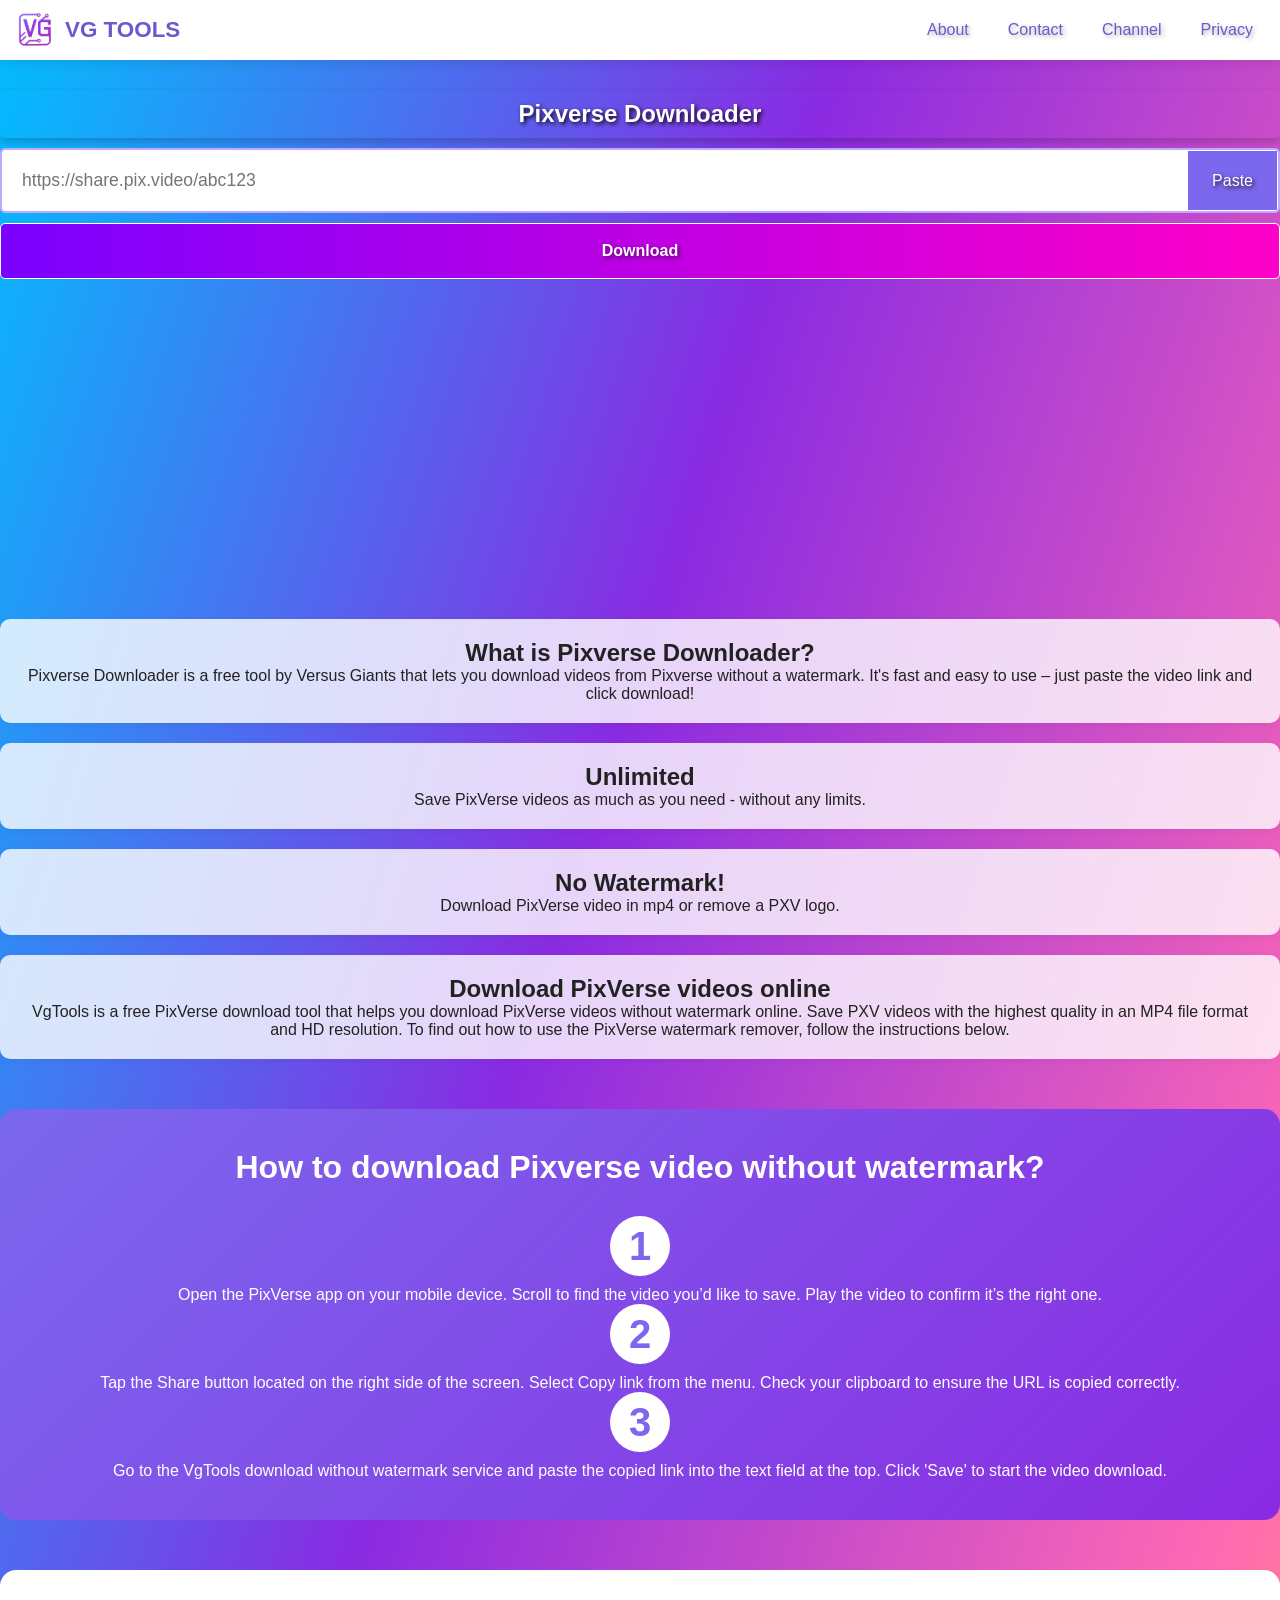
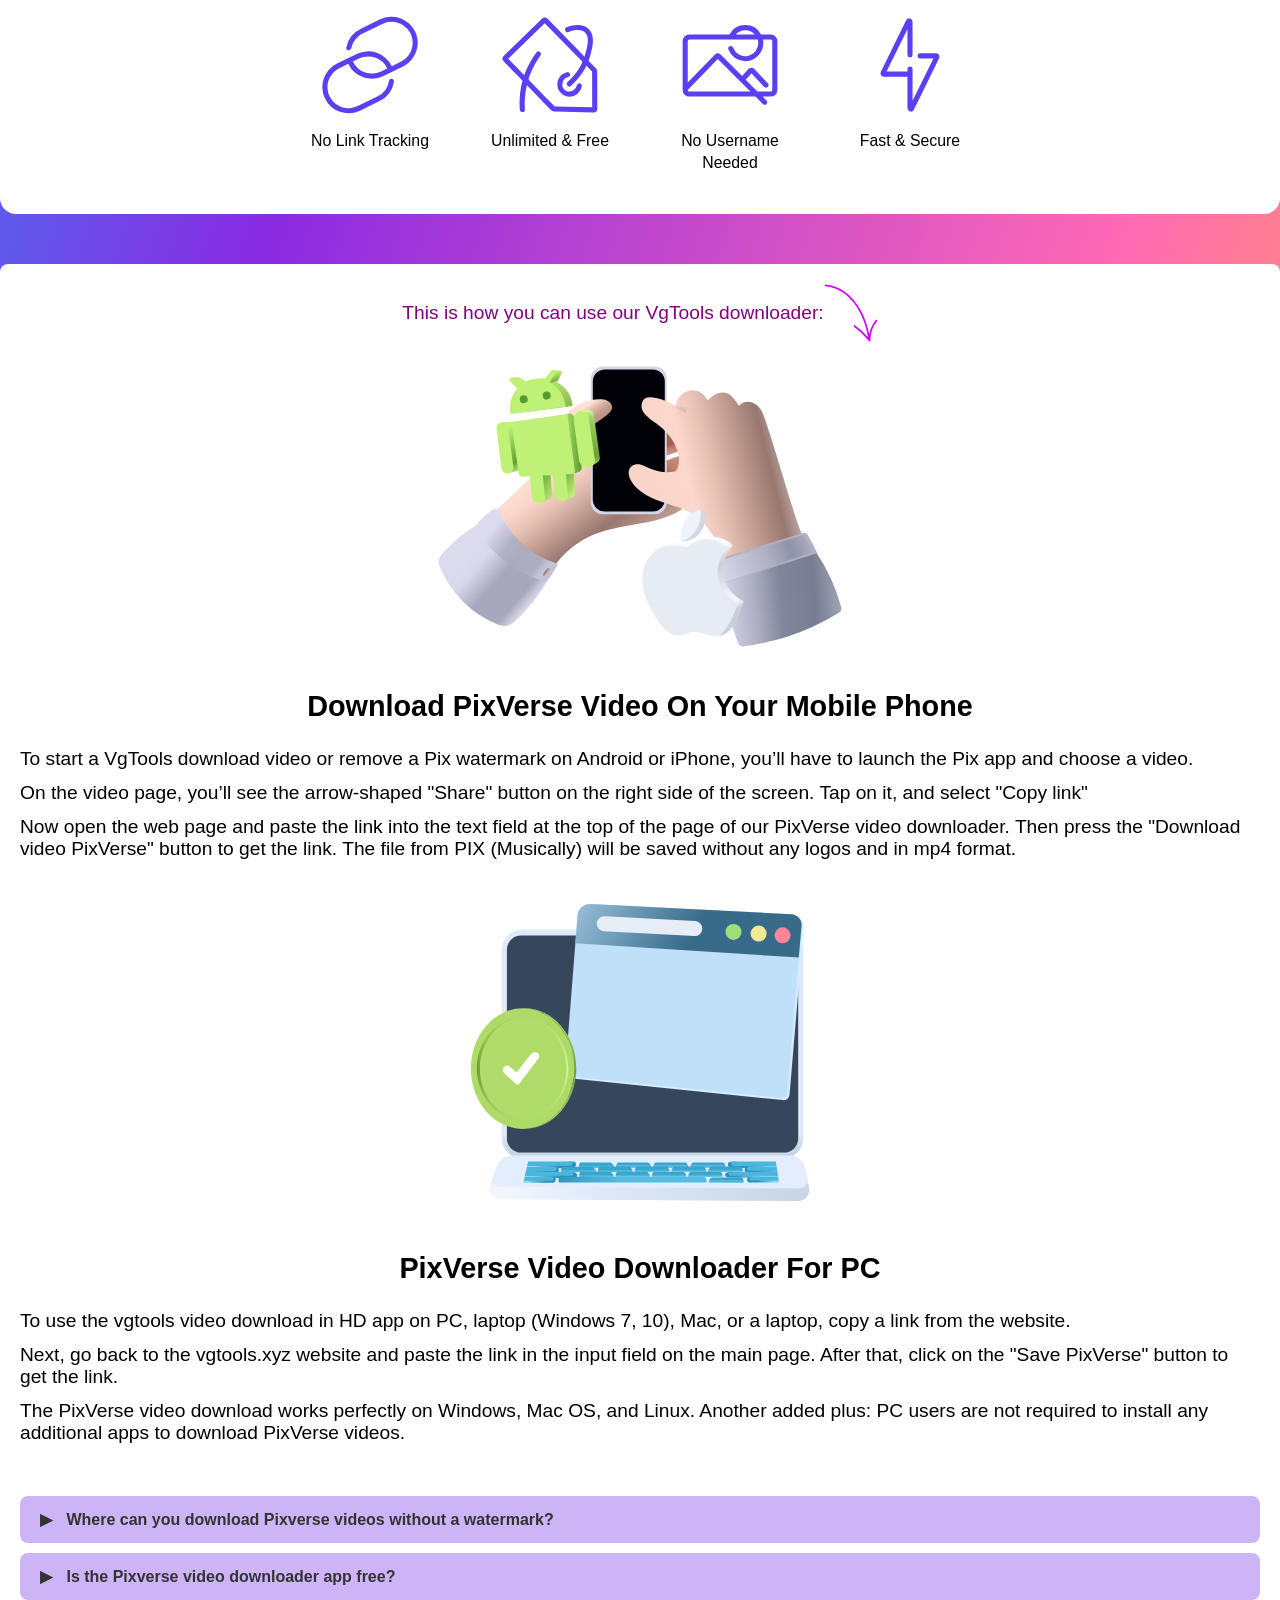
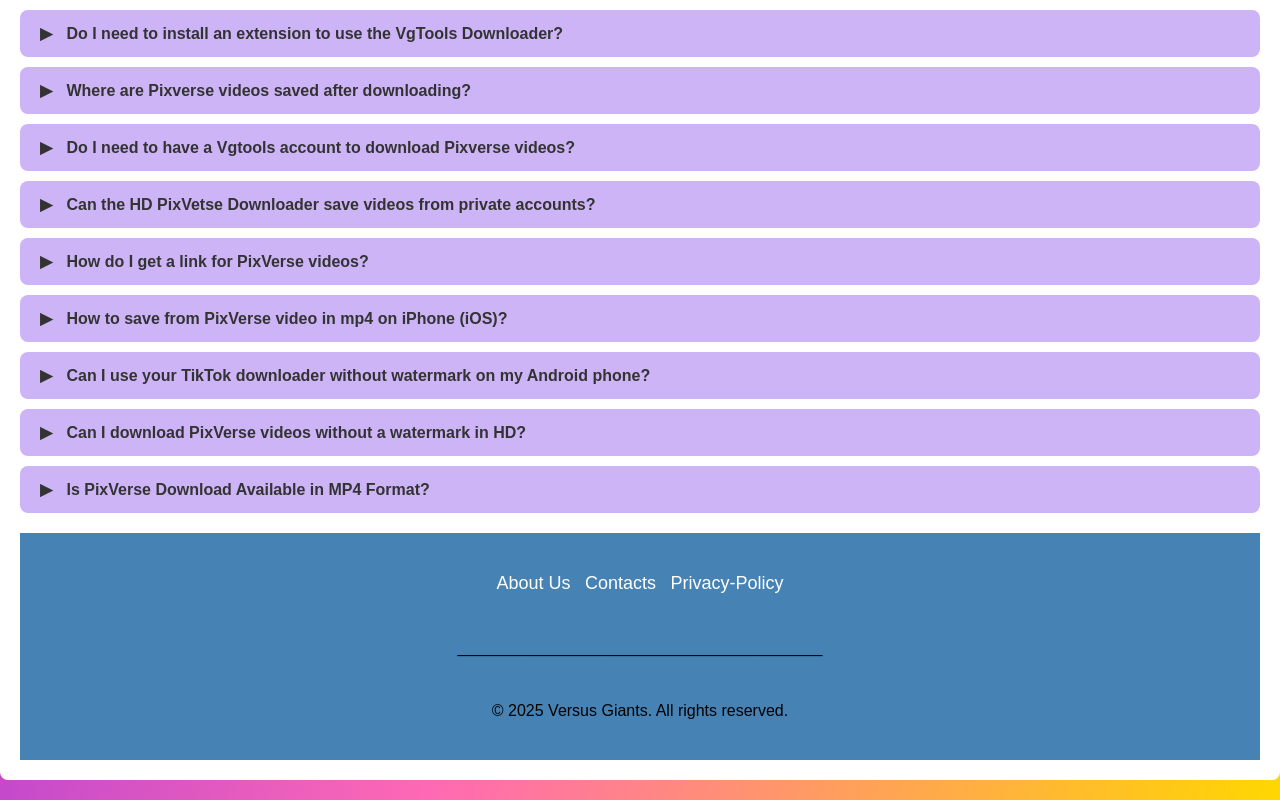
<file: index.html>
<!DOCTYPE html>
<html lang="en">
<head>
  <meta charset="UTF-8" />
  <meta name="viewport" content="width=device-width, initial-scale=1.0"/>

<!-- Script Google AdSense -->
  <script async src="https://pagead2.googlesyndication.com/pagead/js/adsbygoogle.js?client=ca-pub-6047225879376736"
      crossorigin="anonymous"></script>

<!-- Favicon dasar -->
<link rel="icon" type="image/png" sizes="32x32" href="favicon-32x32.png">
<link rel="icon" type="image/png" sizes="16x16" href="favicon-16x16.png">

<!-- Untuk Apple devices -->
<link rel="apple-touch-icon" sizes="180x180" href="apple-touch-icon.png">

<!-- Untuk browser modern (rekomendasi) -->
<link rel="shortcut icon" href="favicon.ico" type="image/x-icon">

  <title>PixVerse Downloader</title>
  <link rel="stylesheet" href="style.css"/>
</head>
<body>
  <header class="navbar">
    <div class="left-nav">
      <img src="images/logo.png" alt="VG Logo" class="logo-img"/>
      <div class="logo">VG TOOLS</div>
    </div>
      <div class="menu-toggle" onclick="toggleMenu()">☰</div>
    <div class="menu" id="navMenu">
      <a href="about.html" data-i18n="menu.about">About</a>
      <a href="contact.html" data-i18n="menu.contact">Contact</a>
      <a href="channel.html" data-i18n="menu.channel">Channel</a>
      <a href="privacy.html"
data-i18n="menu.privacy">Privacy</a>
    </div>
  </header>

<main>
  <h1 data-i18n="title" style="text-align:center;">PixVerse Downloader</h1>

<div class="input-group animate-slide">
    <input type="text" id="linkInput" placeholder="https://share.pix.video/abc123" />
    <button onclick="pasteLink()" data-i18n="btn.paste">Paste</button>
</div>
  <button class="download-btn animate-fade" onclick="startDownload()" data-i18n="btn.download">Download</button>

  <!-- Description Blok dipisahkan rapi -->
  <div class="description-block">
    <h2>What is Pixverse Downloader?</h2>
    <p>Pixverse Downloader is a free tool by Versus Giants that lets you download videos from Pixverse without a watermark. It's fast and easy to use – just paste the video link and click download!</p>
  </div>

  <div class="description-block">
    <h2>Unlimited</h2>
    <p>Save PixVerse videos as much as you need - without any limits.</p>
  </div>

  <div class="description-block">
    <h2>No Watermark!</h2>
    <p>Download PixVerse video in mp4 or remove a PXV logo.</p>
  </div>

  <div class="description-block">
    <h2>Download PixVerse videos online</h2>
    <p>VgTools is a free PixVerse download tool that helps you download PixVerse videos without watermark online. Save PXV videos with the highest quality in an MP4 file format and HD resolution. To find out how to use the PixVerse watermark remover, follow the instructions below.</p>
  </div>
</main>


    <!-- FAQ Accordion -->
<!-- How-to Section -->
<section class="howto-section steps"> <!-- Ditambahkan kelas 'steps' -->
  <h2 class="howto-title">How to download Pixverse video without watermark?</h2>
  <div class="howto-steps">
    <div class="step">
      <div class="step-number">1</div>
      <p>Open the PixVerse app on your mobile device. Scroll to find the video you’d like to save. Play the video to confirm it’s the right one.</p>
    </div>
    <div class="step">
      <div class="step-number">2</div>
      <p>Tap the Share button located on the right side of the screen. Select Copy link from the menu. Check your clipboard to ensure the URL is copied correctly.</p>
    </div>
    <div class="step">
      <div class="step-number">3</div>
      <p>Go to the VgTools download without watermark service and paste the copied link into the text field at the top. Click 'Save' to start the video download.</p>
    </div>
  </div>
</section>

<section class="howto-section icons">
    <div class="howto-icons">
        <div class="icon-info">
            <img src="images/link.svg" alt="Link Icon" loading="lazy" />  
            <p class="icon-text">No Link Tracking</p>
        </div>
        
        <div class="icon-info">
            <img src="images/price.svg" alt="Unlimited Icon" height="110" width="110" loading="lazy" />
            <p>Unlimited & Free</p>
        </div>
        
        <div class="icon-info">
            <img src="images/images-gallery.svg" alt="User Icon" height="110" width="110" loading="lazy" />
            <p>No Username Needed</p>
        </div>
        
        <div class="icon-info">
            <img src="images/images-power.svg" alt="Fast Icon" height="110" width="110" loading="lazy" />
            <p>Fast & Secure</p>
        </div>
    </div>
</section>

<!-- Kode yang ingin Anda tambahkan -->
<div class="main__content">
    <div class="main__content__container">
        <div class="info-arrow">
            This is how you can use our VgTools downloader:                                                                    <img src="images/infoarrow.svg" alt="" width="54">
        </div>
    </div>

 <div class="main__content__container u-m-bottom d-flex">
    <div class="d-flex align-items-center text--image">
        <div class="flex-1 image__wrapper">
            <img src="images/download.svg" loading="lazy" width="416" height="289" alt="PixVerse downloader for Android">
        </div>
    </div>
    <div class="u-smaller-text flex-1 align-items-center text text--text">
        <h3>Download PixVerse video on your mobile phone</h3>
        <p>To start a VgTools download video or remove a Pix watermark on Android or iPhone, you’ll have to launch the Pix app and choose a video.</p>
        <p>On the video page, you’ll see the arrow-shaped "Share" button on the right side of the screen. Tap on it, and select "Copy link"</p>
        <p>Now open the web page and paste the link into the text field at the top of the page of our PixVerse video downloader. Then press the "Download video PixVerse" button to get the link. The file from PIX (Musically) will be saved without any logos and in mp4 format.</p>
    </div>
</div>

<div class="main__content__container u-m-bottom d-flex">
    <div class="d-flex align-items-center text--image">
        <div class="flex-1 image__wrapper">
            <img src="images/video.svg" loading="lazy" width="368" height="321" alt="download PixVerse video on PC">
        </div>
    </div>
    <div class="u-smaller-text flex-1 align-items-center text text--text">
        <h3>PixVerse video downloader for PC</h3>
        <p>To use the vgtools video download in HD app on PC, laptop (Windows 7, 10), Mac, or a laptop, copy a link from the website.</p>
        <p>Next, go back to the vgtools.xyz website and paste the link in the input field on the main page. After that, click on the "Save PixVerse" button to get the link.</p>
        <p>The PixVerse video download works perfectly on Windows, Mac OS, and Linux. Another added plus: PC users are not required to install any additional apps to download PixVerse videos.</p>
    </div>
</div>

    <div class="faq-section">
      <input type="checkbox" class="faq-drawer" id="faq-0" hidden>
      <label class="faq-drawer__title accordion" for="faq-0"><span class="arrow">▶</span> Where can you download Pixverse videos without a watermark?</label>
      <div class="faq-drawer__content">When you save a Pixverse HD MP4, the file will be stored in your browser’s default download folder.</div>

      <input type="checkbox" class="faq-drawer" id="faq-1" hidden>
      <label class="faq-drawer__title accordion" for="faq-1"><span class="arrow">▶</span> Is the Pixverse video downloader app free?</label>
      <div class="faq-drawer__content">Pixverse video MP4 downloads are 100% free. Ads help keep the service running.
</div>

      <input type="checkbox" class="faq-drawer" id="faq-2" hidden>
      <label class="faq-drawer__title accordion" for="faq-2"><span class="arrow">▶</span> Do I need to install an extension to use the VgTools Downloader?</label>
      <div class="faq-drawer__content">Absolutely not. To start VgTools video download and remove the Pixverse watermark online, all you need is a link. Paste it into the input field and select the appropriate format for conversion. Our vgtools pixverse video downloader and watermark remover app will do the rest.
</div>

     <input type="checkbox" class="faq-drawer" id="faq-3" hidden>
      <label class="faq-drawer__title accordion" for="faq-3"><span class="arrow">▶</span> Where are Pixverse videos saved after downloading?</label>
      <div class="faq-drawer__content">When you save from Pixverse videos without a watermark, they are typically saved to your browser’s default download location. You can change the destination folder in your browser settings.</div>

      <input type="checkbox" class="faq-drawer" id="faq-4" hidden>
      <label class="faq-drawer__title accordion" for="faq-4"><span class="arrow">▶</span> Do I need to have a Vgtools account to download Pixverse videos?</label>
      <div class="faq-drawer__content">No, you do not need a Vgtools account. You can save PixVerse videos without a watermark using just a link. Paste it into the input field at the top of the page and click 'Download.' Our PixVerse downloader will remove the watermark, and the video will be ready in seconds.</div>

      <input type="checkbox" class="faq-drawer" id="faq-5" hidden>
      <label class="faq-drawer__title accordion" for="faq-5"><span class="arrow">▶</span> Can the HD PixVetse Downloader save videos from private accounts?</label>
      <div class="faq-drawer__content">Our PixVerse downloader without watermark website can neither access the content of private accounts nor save the Tik Tok videos without watermarks from there. The account must be set on public, for videos to be saved.</div>

      <input type="checkbox" class="faq-drawer" id="faq-6" hidden>
      <label class="faq-drawer__title accordion" for="faq-6"><span class="arrow">▶</span> How do I get a link for PixVerse videos?</label>
      <div class="faq-drawer__content">Open the PixVerse app and select the video you’d like to save. Click "Share" and then "Copy Link". Your PixVerse download video URL will be ready on your clipboard.</div>
      
      <input type="checkbox" class="faq-drawer" id="faq-7" hidden>
      <label class="faq-drawer__title accordion" for="faq-7"><span class="arrow">▶</span> How to save from PixVerse video in mp4 on iPhone (iOS)?</label>
      <div class="faq-drawer__content">Due to Apple's Privacy Policy, you cannot download pixverse without watermark videos to your iPhone starting from iOS 12 and below. An iOS update to the latest version is needed to use Safari and launch the Pixverse video download process and convert PixVerse to mp4.</div>
      
      <input type="checkbox" class="faq-drawer" id="faq-8" hidden>
      <label class="faq-drawer__title accordion" for="faq-8"><span class="arrow">▶</span> Can I use your TikTok downloader without watermark on my Android phone?</label>
      <div class="faq-drawer__content">Yes, you can use vgtools to download PixVerse on Android phone with our PixVerse watermark remover website. Our pixverse downloader service is 100 % free, fast and constantly updated.</div>
      
      <input type="checkbox" class="faq-drawer" id="faq-9" hidden>
      <label class="faq-drawer__title accordion" for="faq-9"><span class="arrow">▶</span> Can I download PixVerse videos without a watermark in HD?</label>
      <div class="faq-drawer__content">Yes! vgtools.xyz offers the highest resolution PixVerse video downloads without watermarks. If a Full HD or higher resolution video is available, you’ll receive a link to save high-quality PixVerse videos without watermarks. You can also download photos using our free PixVerse watermark remover.</div>
      
    <input type="checkbox" class="faq-drawer" id="faq-10" hidden>
    <label class="faq-drawer__title accordion" for="faq-10"><span class="arrow">▶</span> Is PixVerse Download Available in MP4 Format?</label>
    <div class="faq-drawer__content">
      Yes, with vgtools.xyz, Pix Verse video download is available in MP4 format. Use our vgtools downloader without watermark to save videos in HD quality.
    </div>
  </div> <!-- Penutup .faq-section -->

  <script src="script.js"></script>

<footer class="footer">
  <div class="footer-inner">
    <div class="footer-links">
      <a href="about.html">About Us</a>
      <a href="contact.html">Contacts</a>
      <a href="privacy.html">Privacy-Policy</a>
    </div>
    <p class="footer-copy">_________________________________________</p>
    <p class="footer-copy">© 2025 Versus Giants. All rights reserved.</p>
  </div>
</footer>
<script>
  const icons = document.querySelectorAll('.icon-info');

  const observer = new IntersectionObserver((entries) => {
    entries.forEach(entry => {
      if (entry.isIntersecting) {
        entry.target.classList.add('animate');
        observer.unobserve(entry.target); // satu kali animasi
      }
    });
  }, {
    threshold: 0.3
  });

  icons.forEach(icon => observer.observe(icon));
</script>

</body>
</html>
</file>
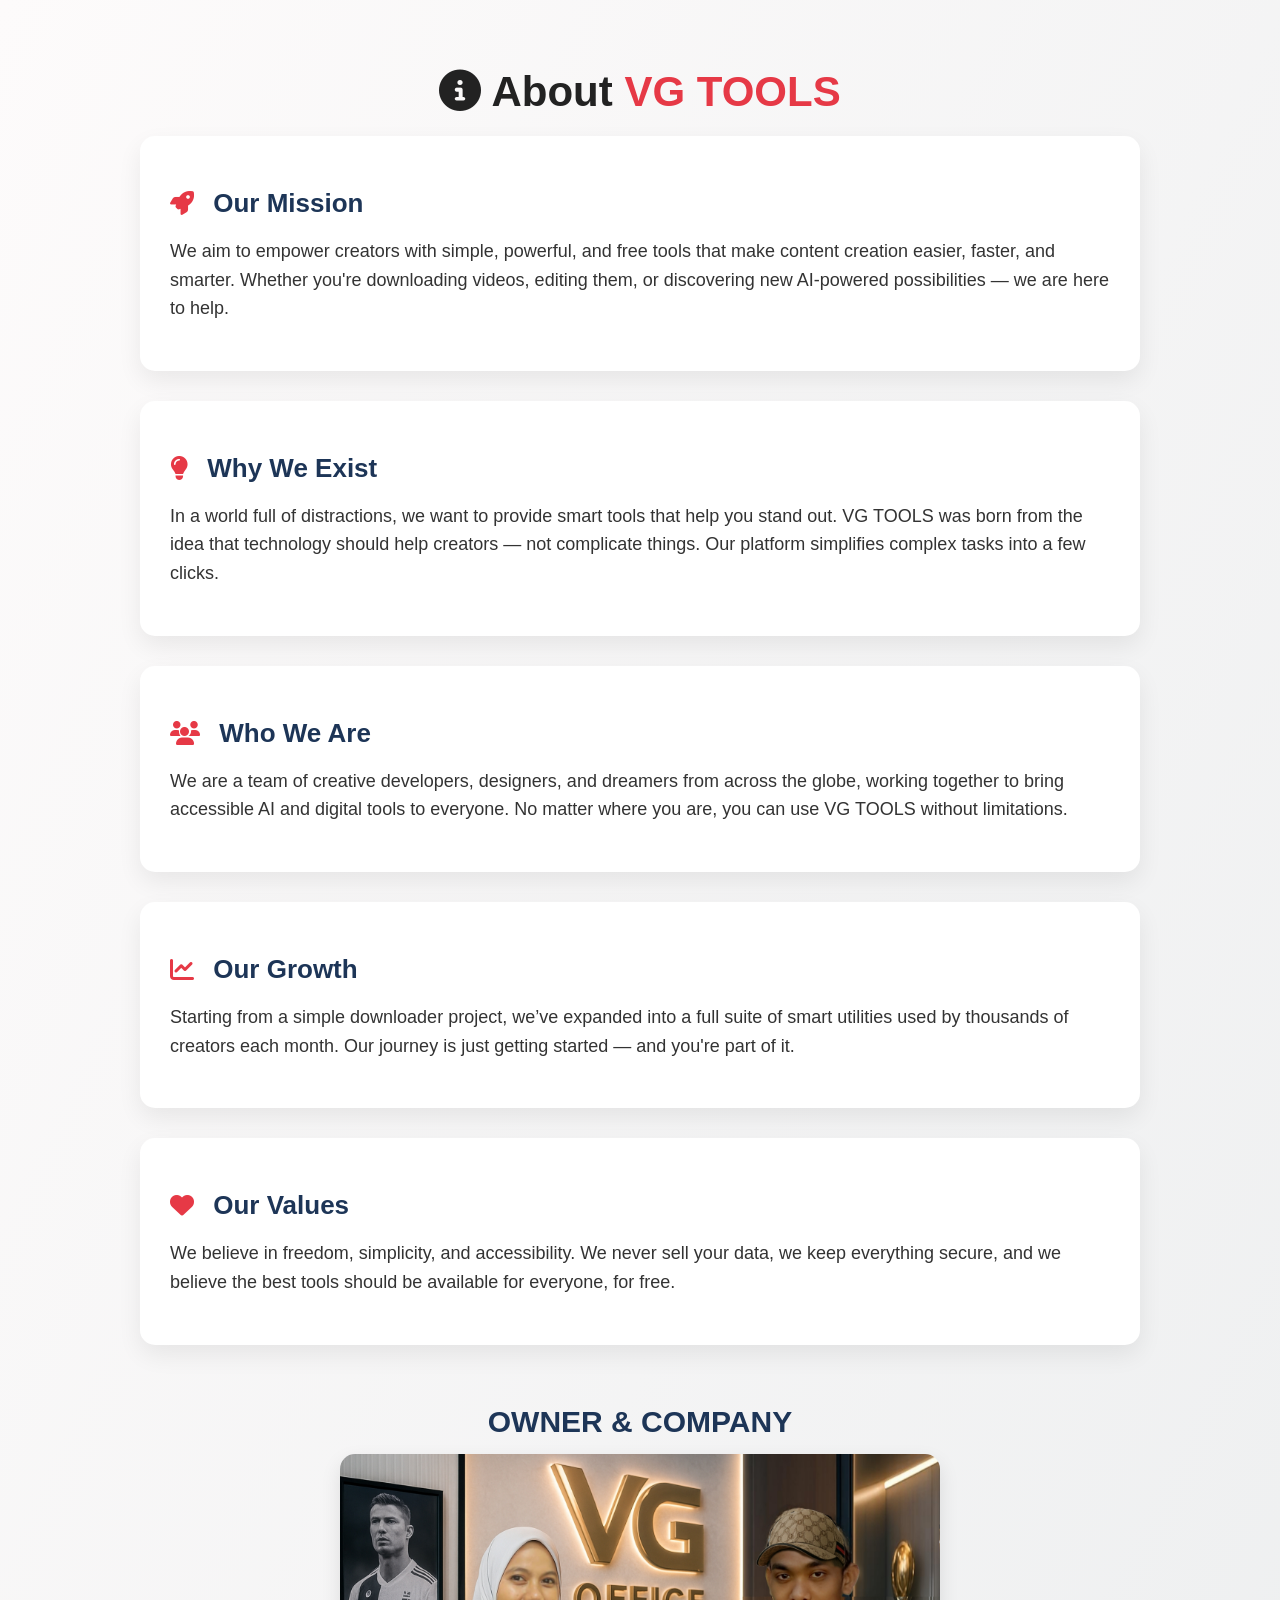
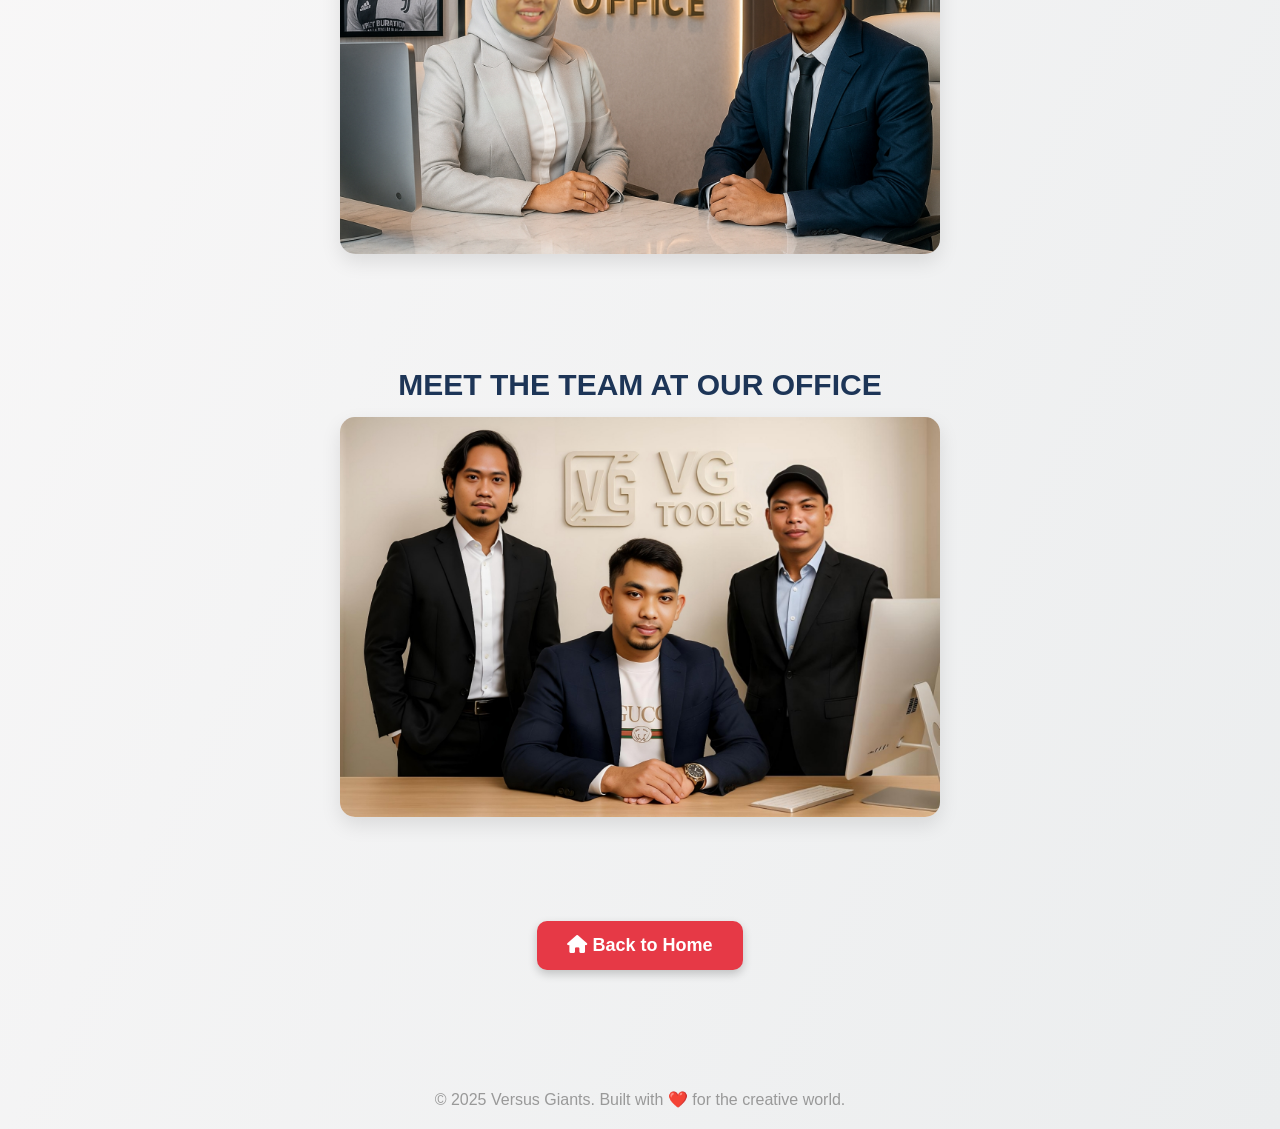
<file: about.html>
<!DOCTYPE html>
<html lang="en">
<head>
  <meta charset="UTF-8" />
  <meta name="viewport" content="width=device-width, initial-scale=1.0"/>
  <title>About Us</title>
  <link href="https://cdnjs.cloudflare.com/ajax/libs/font-awesome/6.5.0/css/all.min.css" rel="stylesheet">
  <style>
    body {
      margin: 0;
      padding: 0;
      font-family: 'Segoe UI', sans-serif;
      background: linear-gradient(to bottom right, #fdfbfb, #ebedee);
      color: #333;
      overflow-x: hidden;
    }

    .container {
      max-width: 1000px;
      margin: 0 auto;
      padding: 40px 20px;
    }

    h1 {
      font-size: 42px;
      text-align: center;
      color: #222;
      margin-bottom: 20px;
      animation: fadeInDown 1.2s ease;
    }

    .highlight {
      color: #e63946;
      font-weight: bold;
    }

    .section {
      background: #fff;
      padding: 30px;
      margin-bottom: 30px;
      border-radius: 15px;
      box-shadow: 0 10px 25px rgba(0, 0, 0, 0.07);
      animation: fadeInUp 1.5s ease;
      animation-fill-mode: both;
    }

    .section:nth-child(odd) {
      animation-delay: 0.3s;
    }

    .section:nth-child(even) {
      animation-delay: 0.6s;
    }

    .section i {
      font-size: 24px;
      color: #e63946;
      margin-right: 12px;
    }

    h2 {
      font-size: 26px;
      margin-bottom: 10px;
      color: #1d3557;
    }

    p {
      font-size: 18px;
      line-height: 1.6;
    }

    .home-button {
      display: block;
      width: fit-content;
      margin: 50px auto 20px;
      padding: 14px 30px;
      background-color: #e63946;
      color: #fff;
      font-size: 18px;
      font-weight: bold;
      border: none;
      border-radius: 10px;
      text-decoration: none;
      box-shadow: 0 4px 10px rgba(0, 0, 0, 0.2);
      transition: 0.3s;
    }

    .home-button:hover {
      transform: scale(1.05);
      background-color: #d62828;
    }

    footer {
      text-align: center;
      margin-top: 40px;
      padding: 20px;
      color: #999;
    }

    .image-section {
      text-align: center;
      margin-top: 60px;
      animation: fadeInUp 1s ease-in-out;
    }

    .image-section h2 {
      font-size: 30px;
      color: #1d3557;
      margin-bottom: 15px;
    }

    .image-section img {
      width: 90%;
      max-width: 600px;
      border-radius: 15px;
      box-shadow: 0 8px 20px rgba(0, 0, 0, 0.1);
      margin-bottom: 50px;
      transition: transform 0.3s ease;
    }

    .image-section img:hover {
      transform: scale(1.02);
    }

    @keyframes fadeInUp {
      from {
        opacity: 0;
        transform: translateY(30px);
      }
      to {
        opacity: 1;
        transform: translateY(0);
      }
    }

    @keyframes fadeInDown {
      from {
        opacity: 0;
        transform: translateY(-30px);
      }
      to {
        opacity: 1;
        transform: translateY(0);
      }
    }
  </style>
</head>
<body>

  <div class="container">
    <h1><i class="fas fa-info-circle"></i> About <span class="highlight">VG TOOLS</span></h1>

    <div class="section">
      <h2><i class="fas fa-rocket"></i> Our Mission</h2>
      <p>We aim to empower creators with simple, powerful, and free tools that make content creation easier, faster, and smarter. Whether you're downloading videos, editing them, or discovering new AI-powered possibilities — we are here to help.</p>
    </div>

    <div class="section">
      <h2><i class="fas fa-lightbulb"></i> Why We Exist</h2>
      <p>In a world full of distractions, we want to provide smart tools that help you stand out. VG TOOLS was born from the idea that technology should help creators — not complicate things. Our platform simplifies complex tasks into a few clicks.</p>
    </div>

    <div class="section">
      <h2><i class="fas fa-users"></i> Who We Are</h2>
      <p>We are a team of creative developers, designers, and dreamers from across the globe, working together to bring accessible AI and digital tools to everyone. No matter where you are, you can use VG TOOLS without limitations.</p>
    </div>

    <div class="section">
      <h2><i class="fas fa-chart-line"></i> Our Growth</h2>
      <p>Starting from a simple downloader project, we’ve expanded into a full suite of smart utilities used by thousands of creators each month. Our journey is just getting started — and you're part of it.</p>
    </div>

    <div class="section">
      <h2><i class="fas fa-heart"></i> Our Values</h2>
      <p>We believe in freedom, simplicity, and accessibility. We never sell your data, we keep everything secure, and we believe the best tools should be available for everyone, for free.</p>
    </div>

    <div class="image-section">
      <h2>OWNER & COMPANY</h2>
      <img src="images/gambar1.png" alt="Owner Profile">
    </div>

    <div class="image-section">
      <h2>MEET THE TEAM AT OUR OFFICE</h2>
      <img src="images/gambar2.png" alt="Team in Office">
    </div>

    <a href="index.html" class="home-button"><i class="fas fa-home"></i> Back to Home</a>
  </div>

  <footer>
    &copy; 2025 Versus Giants. Built with ❤️ for the creative world.
  </footer>

</body>
</html>
</file>
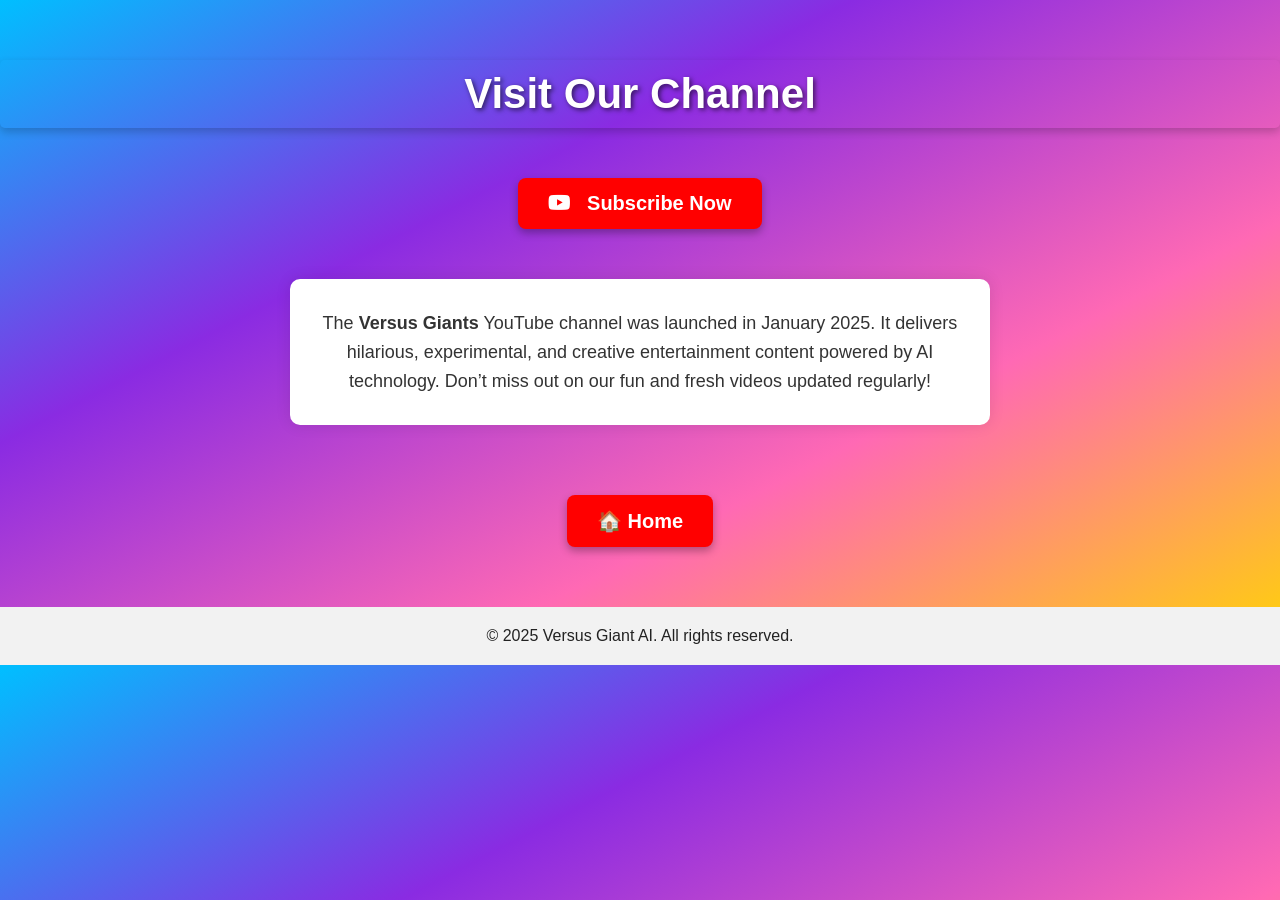
<file: channel.html>
<!DOCTYPE html>
<html lang="en">
<head>
  <meta charset="UTF-8" />
  <meta name="viewport" content="width=device-width, initial-scale=1.0"/>
  <title>Channel</title>
  <link rel="stylesheet" href="style.css"/>
  <link href="https://cdnjs.cloudflare.com/ajax/libs/font-awesome/6.5.0/css/all.min.css" rel="stylesheet">
  <style>
    body {
      font-family: Arial, sans-serif;
      background-color: #fff;
      color: #222;
    }

    h1.wave {
      font-size: 42px;
      font-weight: bold;
      text-align: center;
      margin-top: 60px;
      animation: wave 2s infinite ease-in-out;
      color: white;
      text-shadow: 2px 2px 5px rgba(0,0,0,0.6);
    }

    @keyframes wave {
      0%   { transform: scale(1); text-shadow: 2px 2px 5px rgba(0,0,0,0.6); }
      50%  { transform: scale(1.05); text-shadow: 3px 3px 7px rgba(0,0,0,0.7); }
      100% { transform: scale(1); text-shadow: 2px 2px 5px rgba(0,0,0,0.6); }
    }

    .centered {
      text-align: center;
      margin-top: 30px;
    }

    .red-button, .home-button {
      display: inline-block;
      margin-top: 20px;
      padding: 14px 30px;
      font-size: 20px;
      font-weight: bold;
      color: white;
      background-color: red;
      text-decoration: none;
      border-radius: 8px;
      box-shadow: 0 4px 8px rgba(0,0,0,0.3);
      transition: transform 0.2s;
    }

    .red-button:hover, .home-button:hover {
      transform: scale(1.05);
    }

    .red-button i {
      margin-right: 10px;
    }

    .description-block {
      max-width: 700px;
      margin: 50px auto;
      background-color: #ffffff;
      padding: 30px;
      border-radius: 10px;
      box-shadow: 0 0 15px rgba(0,0,0,0.1);
      font-size: 18px;
      line-height: 1.6;
      color: #333;
    }

    footer {
      text-align: center;
      margin-top: 60px;
      padding: 20px;
      background-color: #f2f2f2;
    }
  </style>
</head>
<body>

  <main>
    <h1 class="wave">Visit Our Channel</h1>

    <div class="centered">
      <a href="https://youtube.com/@versusgiants" target="_blank" class="red-button">
        <i class="fab fa-youtube"></i> Subscribe Now
      </a>
    </div>

    <div class="description-block">
      <p>The <strong>Versus Giants</strong> YouTube channel was launched in January 2025. It delivers hilarious, experimental, and creative entertainment content powered by AI technology. Don’t miss out on our fun and fresh videos updated regularly!</p>
    </div>

    <div class="centered">
      <a href="index.html" class="home-button">🏠 Home</a>
    </div>
  </main>

  <footer>
    <p>&copy; 2025 Versus Giant AI. All rights reserved.</p>
  </footer>

  <script src="script.js"></script>
</body>
</html>
</file>
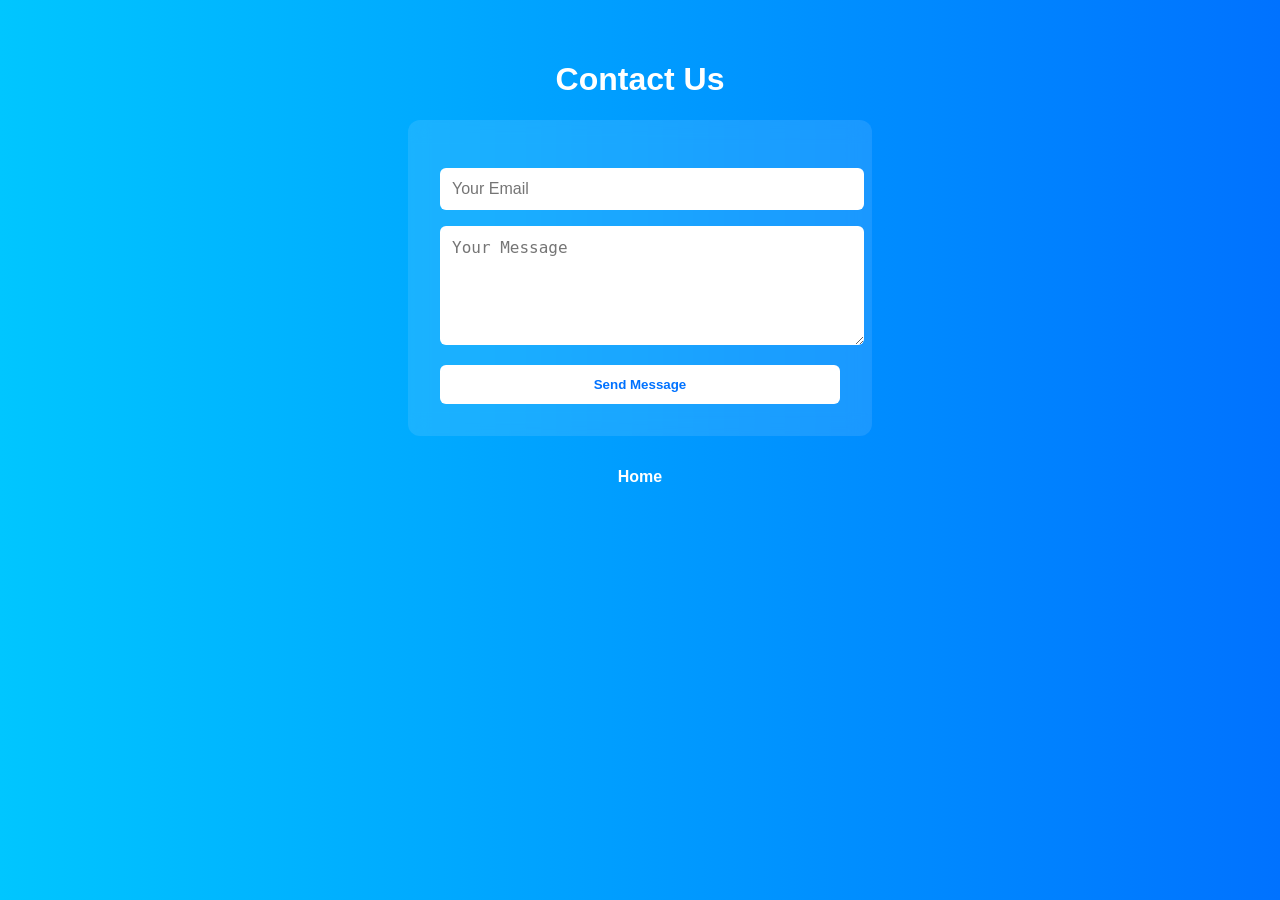
<file: contact.html>
<!DOCTYPE html>
<html lang="en">
<head>
  <meta charset="UTF-8" />
  <meta name="viewport" content="width=device-width, initial-scale=1.0" />
  <title>Contact Us - VG TOOLS</title>
  <style>
    body {
      font-family: 'Segoe UI', sans-serif;
      background: linear-gradient(to right, #00c6ff, #0072ff);
      color: white;
      padding: 2rem;
      display: flex;
      justify-content: center;
      align-items: center;
      flex-direction: column;
    }
    form {
      background: rgba(255,255,255,0.1);
      padding: 2rem;
      border-radius: 12px;
      backdrop-filter: blur(10px);
      width: 100%;
      max-width: 400px;
    }
    input, textarea {
      width: 100%;
      padding: 0.75rem;
      margin-top: 1rem;
      border: none;
      border-radius: 6px;
      font-size: 1rem;
    }
    button {
      margin-top: 1rem;
      background: white;
      color: #0072ff;
      font-weight: bold;
      padding: 0.75rem;
      width: 100%;
      border: none;
      border-radius: 6px;
      cursor: pointer;
    }
    a {
      color: white;
      text-decoration: none;
      margin-top: 2rem;
      display: inline-block;
      font-weight: bold;
    }
  </style>
</head>
<body>
  <h1>Contact Us</h1>
  <form action="https://formspree.io/f/mrbkvzpj" method="POST">
    <input type="email" name="email" placeholder="Your Email" required />
    <textarea name="message" rows="5" placeholder="Your Message" required></textarea>
    <button type="submit">Send Message</button>
  </form>
  <a href="https://vgtools.xyz">Home</a>
</body>
</html>
</file>
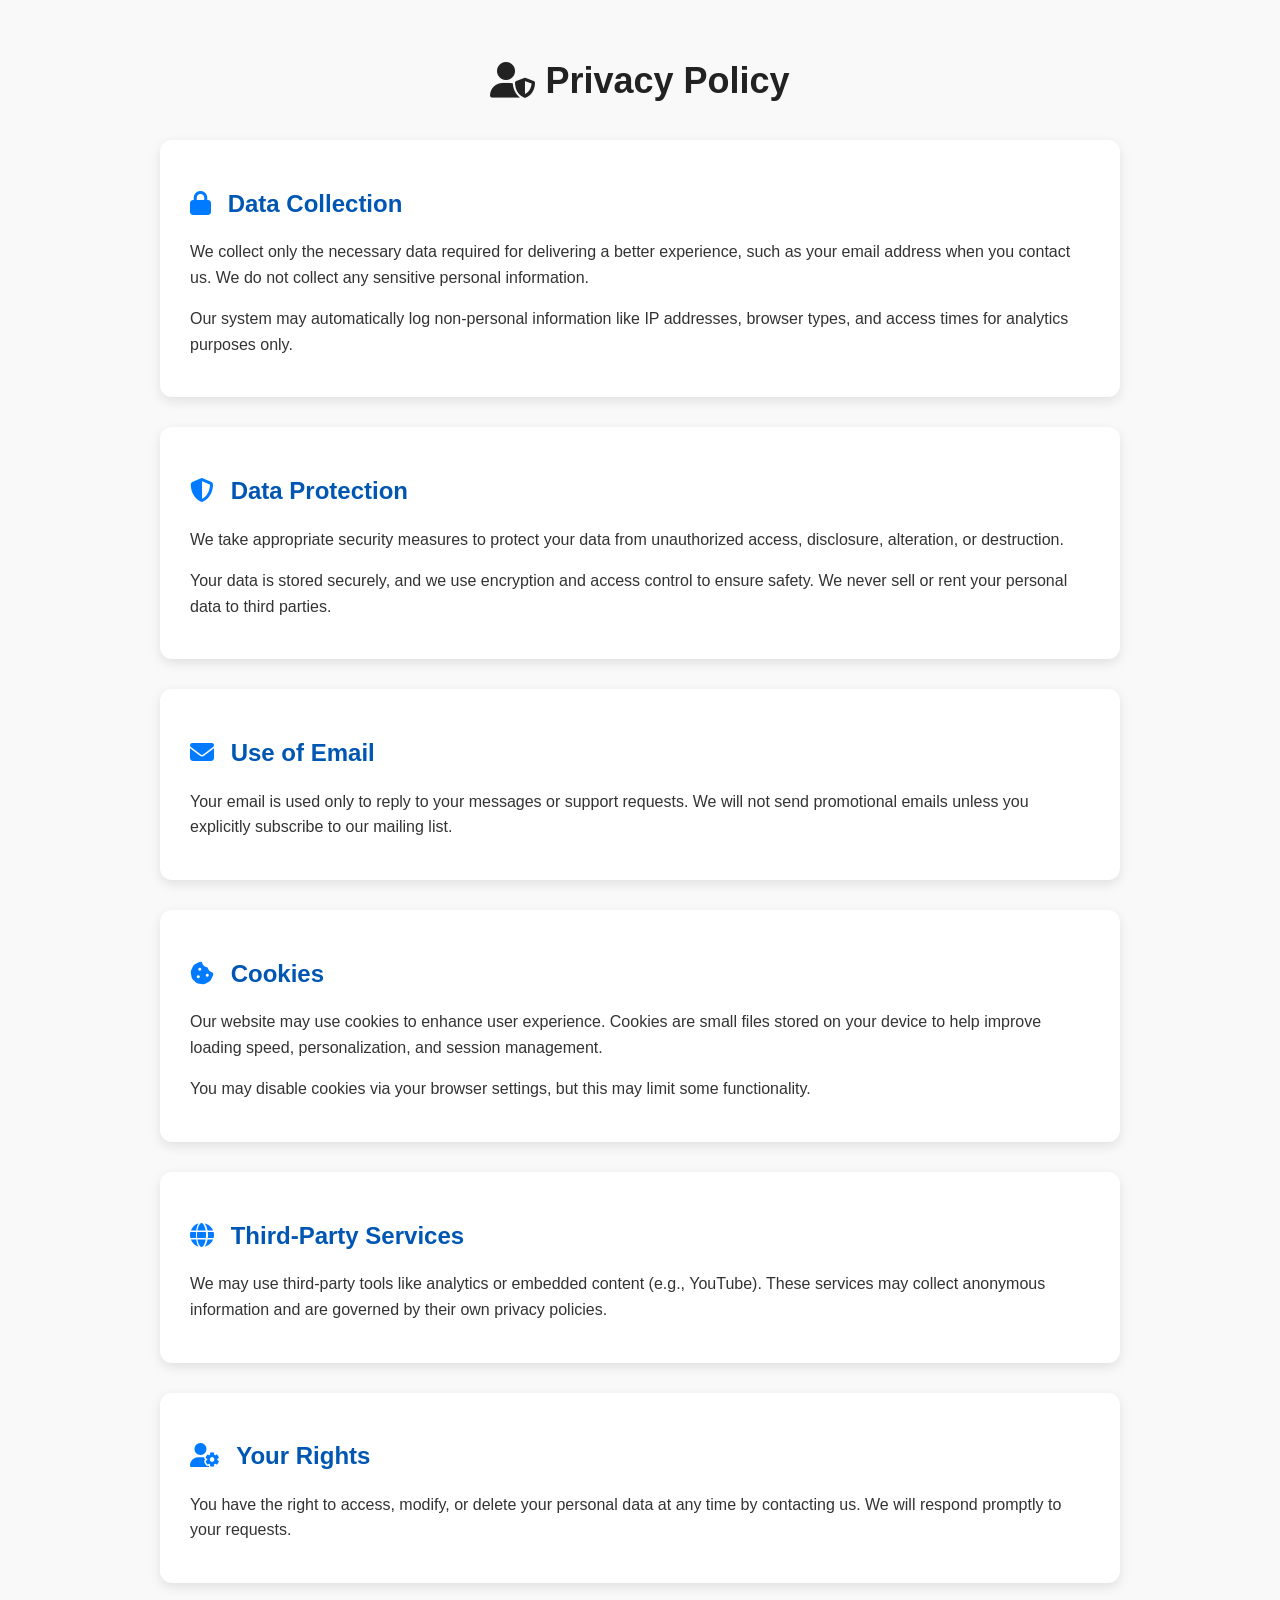
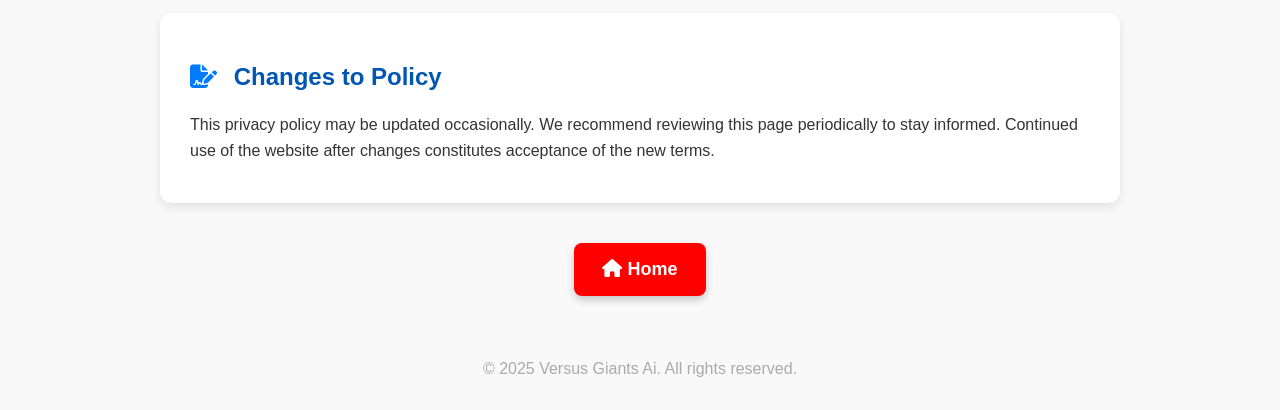
<file: privacy.html>
<!DOCTYPE html>
<html lang="en">
<head>
  <meta charset="UTF-8" />
  <meta name="viewport" content="width=device-width, initial-scale=1.0"/>
  <title>Privacy Policy</title>
  <link href="https://cdnjs.cloudflare.com/ajax/libs/font-awesome/6.5.0/css/all.min.css" rel="stylesheet">
  <style>
    body {
      font-family: Arial, sans-serif;
      background: #f9f9f9;
      color: #333;
      line-height: 1.6;
      padding: 20px;
    }

    h1 {
      text-align: center;
      font-size: 36px;
      color: #222;
    }

    .section {
      background: #fff;
      margin: 30px auto;
      padding: 25px 30px;
      max-width: 900px;
      border-radius: 12px;
      box-shadow: 0 4px 12px rgba(0,0,0,0.1);
    }

    .section i {
      margin-right: 10px;
      color: #007BFF;
    }

    h2 {
      font-size: 24px;
      margin-bottom: 10px;
      color: #0056b3;
    }

    p {
      margin-bottom: 15px;
    }

    .home-button {
      display: block;
      width: fit-content;
      margin: 40px auto 0;
      padding: 12px 28px;
      background-color: red;
      color: #fff;
      font-size: 18px;
      font-weight: bold;
      border: none;
      border-radius: 8px;
      text-decoration: none;
      box-shadow: 0 4px 8px rgba(0,0,0,0.2);
      transition: 0.2s;
    }

    .home-button:hover {
      transform: scale(1.05);
      background-color: #cc0000;
    }

    footer {
      text-align: center;
      margin-top: 60px;
      color: #aaa;
    }
  </style>
</head>
<body>

  <h1><i class="fas fa-user-shield"></i> Privacy Policy</h1>

  <div class="section">
    <h2><i class="fas fa-lock"></i> Data Collection</h2>
    <p>We collect only the necessary data required for delivering a better experience, such as your email address when you contact us. We do not collect any sensitive personal information.</p>
    <p>Our system may automatically log non-personal information like IP addresses, browser types, and access times for analytics purposes only.</p>
  </div>

  <div class="section">
    <h2><i class="fas fa-shield-alt"></i> Data Protection</h2>
    <p>We take appropriate security measures to protect your data from unauthorized access, disclosure, alteration, or destruction.</p>
    <p>Your data is stored securely, and we use encryption and access control to ensure safety. We never sell or rent your personal data to third parties.</p>
  </div>

  <div class="section">
    <h2><i class="fas fa-envelope"></i> Use of Email</h2>
    <p>Your email is used only to reply to your messages or support requests. We will not send promotional emails unless you explicitly subscribe to our mailing list.</p>
  </div>

  <div class="section">
    <h2><i class="fas fa-cookie-bite"></i> Cookies</h2>
    <p>Our website may use cookies to enhance user experience. Cookies are small files stored on your device to help improve loading speed, personalization, and session management.</p>
    <p>You may disable cookies via your browser settings, but this may limit some functionality.</p>
  </div>

  <div class="section">
    <h2><i class="fas fa-globe"></i> Third-Party Services</h2>
    <p>We may use third-party tools like analytics or embedded content (e.g., YouTube). These services may collect anonymous information and are governed by their own privacy policies.</p>
  </div>

  <div class="section">
    <h2><i class="fas fa-user-cog"></i> Your Rights</h2>
    <p>You have the right to access, modify, or delete your personal data at any time by contacting us. We will respond promptly to your requests.</p>
  </div>

  <div class="section">
    <h2><i class="fas fa-file-signature"></i> Changes to Policy</h2>
    <p>This privacy policy may be updated occasionally. We recommend reviewing this page periodically to stay informed. Continued use of the website after changes constitutes acceptance of the new terms.</p>
  </div>

  <a href="index.html" class="home-button"><i class="fas fa-home"></i> Home</a>

  <footer>
    &copy; 2025 Versus Giants Ai. All rights reserved.
  </footer>

</body>
</html>
</file>
<file: style.css>
/* Global Reset & Base */
* {
  box-sizing: border-box;
  margin: 0;
  padding: 0;
  font-family: 'Segoe UI', sans-serif;
}

body {
  background: linear-gradient(to bottom right, #00bfff, #8a2be2, #ff69b4, #ffd700);
  color: #222;
  margin: 0;
  padding: 0; /* Hapus padding supaya footer bisa full */
}

/* Navbar */
.navbar {
  display: flex;
  justify-content: space-between;
  align-items: center;
  background-color: #fff;
  padding: 10px 15px;
  border-radius: 0;
  box-shadow: 0 4px 12px rgba(0,0,0,0.1);
  margin-bottom: 30px;
  color: #6a5acd;
}

.left-nav {
  display: flex;
  align-items: center;
}

.logo-img {
  width: 40px;
  margin-right: 10px;
}

.logo {
  font-size: 1.4rem;
  font-weight: bold;
}

.menu-toggle {
  font-size: 24px;
  cursor: pointer;
  display: none;
}

/* Navigation Menu */
.menu {
  display: flex;
  gap: 15px;
}

.menu a {
  color: #6a5acd;
  text-decoration: none;
  text-shadow: 2px 2px 4px rgba(0, 0, 0, 0.3);
  padding: 10px 12px;
  border-radius: 6px;
  transition: background 0.3s;
}

.menu a:hover {
  background-color: rgba(255, 255, 255, 0.2);
}

/* Title & Subtitle */
main h1 {
  font-size: 1.5rem;
  color: #fff;
  margin-bottom: 10px;
  padding: 10px; /* Tambahkan padding untuk ruang dalam */
  border-radius: 5px; /* Sudut membulat */
  text-shadow: 2px 2px 4px rgba(0, 0, 0, 0.9); /* Bayangan pada teks */
  box-shadow: 0 4px 8px rgba(0, 0, 0, 0.2); /* Bayangan hitam */
}

.subtitle {
  font-size: 1.1rem;
  margin-bottom: 30px;
  color: #333;
}

.input-group {
  display: flex; /* Memastikan elemen berada dalam satu baris */
  border: 2px solid #c0a8ff; /* Border untuk semua elemen */
  border-radius: 5px; /* Sudut membulat */
  overflow: hidden; /* Memastikan tombol tidak keluar dari batas */
}

.input-group input {
  flex: 1; /* Input mengisi ruang yang ada */
  padding: 20px; /* Padding dalam input */
  border: none; /* Menghilangkan border default */
  font-size: 1.1rem;
}

.input-group button {
  padding: 20px 24px; /* Padding untuk tombol */
  background-color: #7b68ee;
  color: white;
  text-shadow: 2px 2px 4px rgba(0, 0, 0, 0.8);
  border: 1px solid #fff; /* Menghilangkan border default */
  cursor: pointer; /* Menampilkan pointer saat hover */
  transition: background 0.3s;
  font-size: 1rem;
}

.input-group button:hover {
  background-color: #9370db; /* Warna tombol saat hover */
}

/* Download Button */
.download-btn {
  background-color: #6a0dad;
  color: #fff;
  text-shadow: 2px 2px 4px rgba(0, 0, 0, 0.5); /* Bayangan pada teks */
  padding: 20px 24px;
  border: 1px solid #fff;
  border-radius: 0;
  cursor: pointer;
  font-size: 1rem;
  transition: background 0.3s;
  margin-top: 10px;
  margin-bottom: 320px;
}

.download-btn:hover {
  background-color: #8a2be2;
}

/* Text and Descriptions */
.tutor-text {
  margin-top: 10px;
  margin-bottom: 20px;
  font-size: 1rem;
  color: #444;
}

.description-block {
  background-color: rgba(255, 255, 255, 0.8);
  padding: 20px;
  margin: 20px 0;
  border-radius: 10px;
  box-shadow: 0 2px 8px rgba(0,0,0,0.05);
}

.faq-section {
  margin-top: 40px;
}

.faq-drawer__title {
  display: block;
  font-weight: bold;
  background-color: #cdb4f7;
  color: #333;
  padding: 14px 20px;
  margin-top: 10px;
  border-radius: 8px;
  cursor: pointer;
  transition: background 0.3s;
}

.faq-drawer__title:hover {
  background-color: #b296f3;
}

.faq-drawer__content {
  padding: 15px 20px;
  background: #f7f0ff;
  margin-top: 5px;
  border-radius: 8px;
  display: none;
  line-height: 1.6;
}

.faq-drawer:checked + .faq-drawer__title + .faq-drawer__content {
  display: block;
}

.arrow {
  margin-right: 10px;
}

/* Footer Styling - Perbaikan */
.footer {
  width: 100%;
  background-color: #4682B4; /* Warna gelap profesional */
  color: white;
  text-align: center;
  padding: 40px 20px;
  margin: 0;
  margin-top: 20px;
  box-sizing: border-box;
}

.footer-links {
  margin-bottom: 30px;
}

.footer-links a {
  color: #ffffff;
  display: inline;
  text-decoration: none;
  font-size: 18px;
  margin: 5px;
}

.footer-links a:hover {
  color: #00ffff;
  text-decoration: underline;
  transition: all 0.2s ease;
}

.footer-copy {
  font-size: 16px;
  color: #000000;
  margin-top: 45px;
}

/* Responsive */
@media (max-width: 768px) {
  .menu {
    flex-direction: column;
    display: none;
  }
  .menu-toggle {
    display: block;
  }
  .menu.active {
    display: flex;
  }
}
.center-text {
  text-align: center;
}

.description-block h2, .description-block p {
  text-align: center;
}

@media (max-width: 768px) {
  .input-group {
    flex-direction: column;
  }

  .input-group input,
  .input-group button {
    width: 100%;
  }

  .download-btn {
    width: 100%;
  }
}
.howto-section {
  /* Untuk section pertama, kita akan mengubah ini menggunakan kelas spesifik */
  padding: 40px 20px;
  border-radius: 16px;
  margin: 50px 0;
  text-align: center; /* Tetap */
}

.howto-title {
  font-size: 2rem;
  margin-bottom: 30px;
  font-weight: bold;
}

/* Section untuk langkah-langkah dengan background biru dan text putih */
.howto-section.steps {
  background: linear-gradient(135deg, #7b68ee, #8a2be2); /* Gradient biru */
  color: white; /* Teks putih */
}

/* Special styling untuk angka langkah */
.step-number {
  background: white; /* Background putih untuk nomor */
  color: #7b68ee; /* Teks biru untuk nomor */
  font-size: 2.5rem;
  width: 60px;
  height: 60px;
  line-height: 60px;
  border-radius: 50%;
  margin: 0 auto 10px;
  font-weight: bold;
}

/* Kembali ke styling default untuk langkah-langkah */
.step p {
  color: white; /* Teks langkah putih */
  font-size: 1rem;
}

/* Section untuk ikon dengan background putih dan text hitam */
.howto-section.icons {
    background-color: white; /* Background putih */
    color: black; /* Teks hitam */
    padding: 40px 20px; /* Padding untuk section icons */
}

.howto-icons {
    display: flex;
    flex-wrap: wrap; /* Agar elemen bisa membungkus */
    justify-content: center; /* Menyelaraskan secara horizontal */
    gap: 30px; /* Jarak antar icon-info */
}

.icon-info {
    display: flex;
    flex-direction: column;
    align-items: center; 
    width: 150px; /* Lebar ikon info */
    text-align: center; /* Menyelaraskan teks di tengah */
}

.icon-info img {
    width: 110px; /* Ukuran gambar */
    height: 110px; /* Ukuran gambar */
    margin-bottom: 10px; /* Jarak antara gambar dan teks */
}

.icon-info p {
    font-size: 0.99rem; /* Ukuran font untuk teks */
    color: black; /* Teks hitam */
    line-height: 1.4; /* Jarak antar baris untuk teks lebih rapi */
    margin: 0; /* Menghapus margin default */
    padding: 0 10px; /* Padding horizontal untuk teks */
}

.main__content {
    margin: 20px 0; /* Jarak di bagian atas dan bawah konten utama */
    padding: 20px; /* Padding untuk konten utama */
    background-color: #fff; /* Latar belakang putih untuk konten utama */
    border-radius: 8px; /* Membuat sudut konten utama melengkung */
}

/* Container untuk setiap bagian konten */
.main__content__container {
    display: flex;
    flex-direction: column; /* Mengubah arah ke kolom */
    align-items: center; /* Untuk menyelaraskan elemen di tengah secara horizontal */
    margin-bottom: 20px; /* Jarak antara setiap konten */
}

/* Teks dengan judul besar dan warna hitam */
.u-smaller-text {
    font-size: 1rem; /* Ukuran font normal untuk deskripsi */
    color: black; /* Teks berwarna hitam */
}

/* Mengubah ukuran font untuk judul */
.u-smaller-text h3 {
    font-size: 1.8rem; /* Ukuran huruf lebih besar untuk judul */
    text-transform: capitalize; /* Mengubah huruf pertama dari setiap kata menjadi huruf besar */
    margin-bottom: 25px; /* Menghilangkan margin default */
    text-align: center; /* Menengahkan teks */
}

/* Teks deskripsi */
.u-smaller-text p {
    font-size: 1.2rem; /* Ukuran font sedikit lebih besar untuk deskripsi */
    margin-bottom: 12px; /* Menambah jarak antara bait deskripsi */
}

/* Gaya untuk gambar dalam konten */
.image__wrapper {
    margin-bottom: 35px; /* Jarak di bawah gambar */
}

.image__wrapper img {
    max-width: 100%; /* Gambar tidak lebih lebar dari kontainer */
    height: auto; /* Rasio gambar tetap terjaga */
}

/* Gaya untuk info-arrow */
.info-arrow {
    color: #800080; /* Warna ungu */
    font-size: 1.2rem; /* Ukuran font untuk teks arrow */
    display: flex;
    align-items: center; /* Tengah secara vertikal */
}

/* Responsivitas untuk layar kecil */
@media (max-width: 768px) {
    .howto-icons {
        flex-direction: column; /* Mengubah ke kolom pada layar kecil */
        align-items: center; /* Memusatkan konten secara horizontal */
    }
}

/* Menambahkan animasi untuk ikon */
.icon-info:nth-child(1) { animation-delay: 0.1s; }
.icon-info:nth-child(2) { animation-delay: 0.2s; }
.icon-info:nth-child(3) { animation-delay: 0.3s; }
.icon-info:nth-child(4) { animation-delay: 0.4s; }

@keyframes fadeSlideUp {
  to {
    opacity: 1;
    transform: translateY(0);
  }
}
html, body {
  margin: 0;
  padding: 0;
  width: 100%;
}
.input-section {
  text-align: center;
  margin: 40px auto;
  max-width: 400px;
}

.url-input {
  width: 100%;
  padding: 15px;
  font-size: 16px;
  border: none;
  border-radius: 12px;
  margin-bottom: 15px;
  background: #f0f0f0;
}

.paste-btn,
.download-btn {
  width: 100%;
  padding: 18px;
  font-size: 16px;
  border: 1px solid #fff;
  border-radius: 5px;
  margin-top: 10px;
  background: linear-gradient(to right, #7b00ff, #ff00c8);
  color: white;
  font-weight: bold;
}


/* === Enhanced Visible Shimmer Animation for Download Button === */
/* === Tambahan shimmer animasi tanpa ubah warna tombol === */
.download-btn {
  position: relative;
  overflow: hidden;
  z-index: 1;
}

.download-btn::before {
  content: "";
  position: absolute;
  top: 0;
  left: -75%;
  width: 50%;
  height: 100%;
  background: linear-gradient(
    120deg,
    rgba(255, 255, 255, 0.15) 0%,
    rgba(255, 255, 255, 0.4) 50%,
    rgba(255, 255, 255, 0.15) 100%
  );
  transform: skewX(-20deg);
  animation: shimmer-slide 2.5s infinite;
  pointer-events: none;
  z-index: 0;
}

@keyframes shimmer-slide {
  0% { left: -75%; }
  100% { left: 125%; }
}

/* === Karakter animasi 3D kecil menekan tombol === */
.download-character {
  position: absolute;
  bottom: 80px;
  left: 50%;
  transform: translateX(-50%);
  width: 80px;
  height: auto;
  animation: bounce 1.8s infinite;
  z-index: 5;
}

@keyframes bounce {
  0%, 100% { transform: translateX(-50%) translateY(0); }
  50% { transform: translateX(-50%) translateY(-10px); }
}
.icon-info {
  opacity: 0;
  transform: translateY(30px);
  transition: all 0.6s ease-in-out;
}

.icon-info.animate {
  opacity: 1;
  transform: translateY(0);
}
</file>
